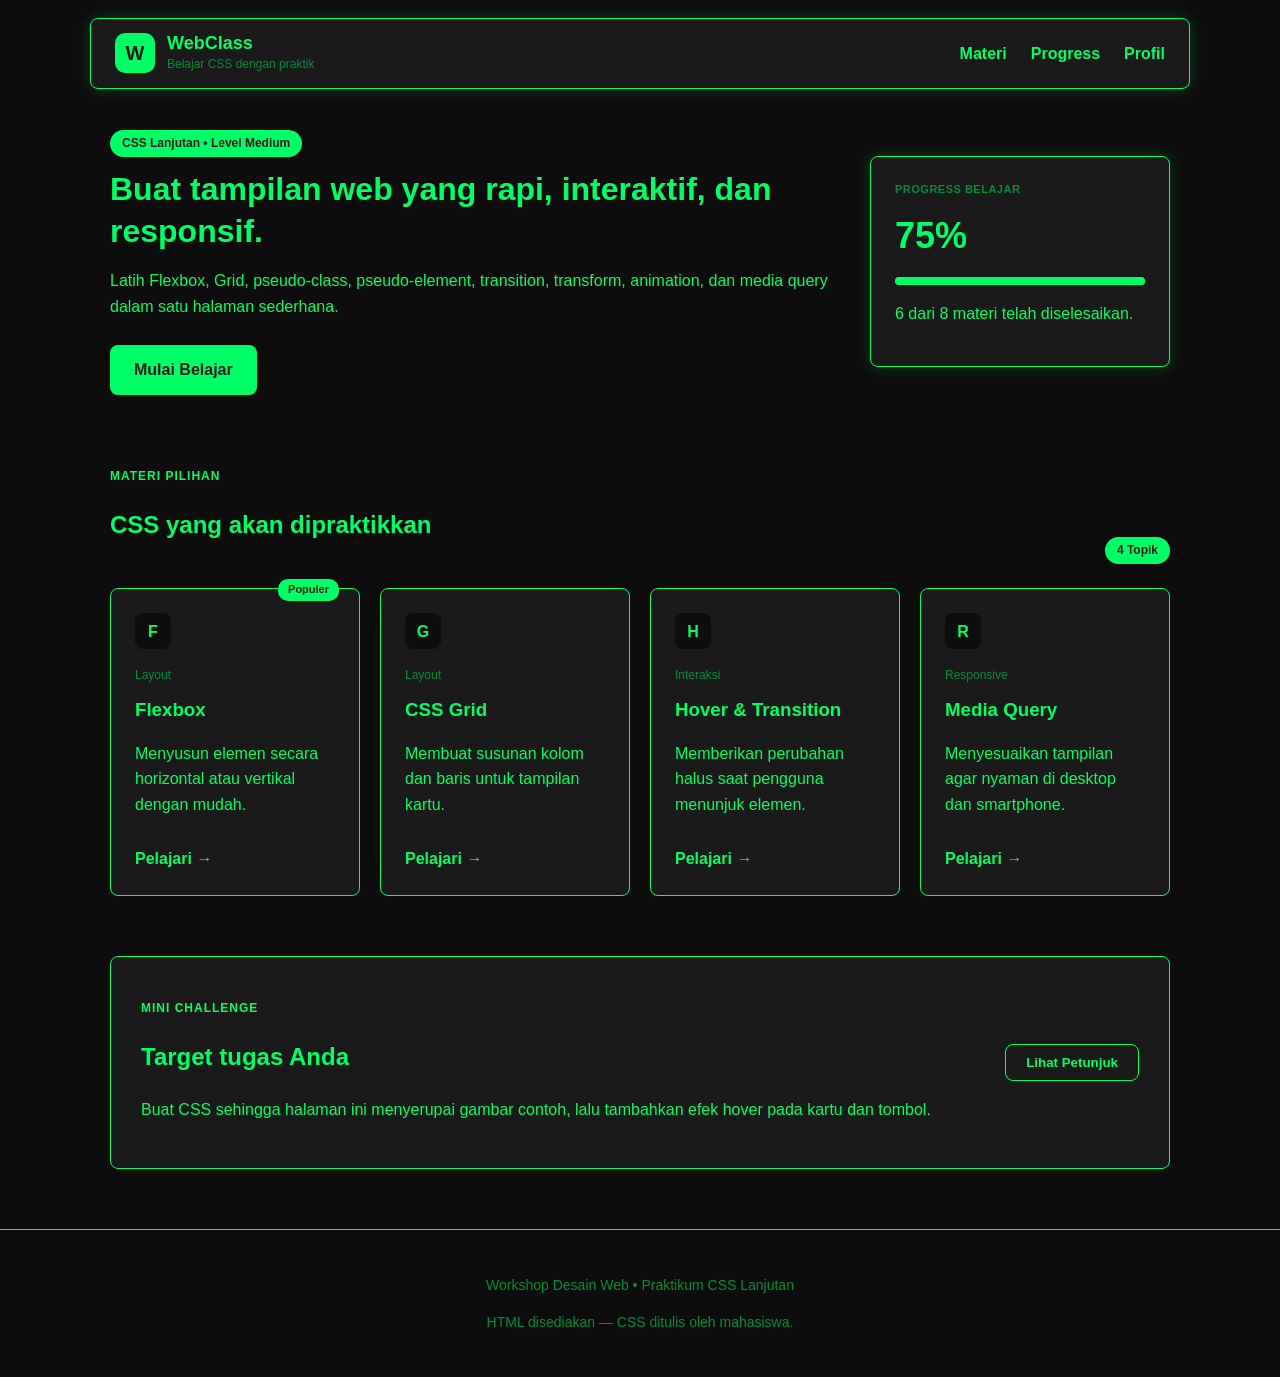
<file: index.html>
<!DOCTYPE html>
<html lang="id">

<head>
    <meta charset="UTF-8">
    <meta name="viewport" content="width=device-width, initial-scale=1.0">
    <title>Tugas CSS Lanjutan - WebClass</title>
    <link rel="stylesheet" href="style_tugas.css">
</head>

<body>
    <header class="site-header">
        <div class="brand">
            <div class="logo">W</div>
            <div>
                <h1>WebClass</h1>
                <p>Belajar CSS dengan praktik</p>
            </div>
        </div>

        <nav class="nav-menu">
            <a href="#materi">Materi</a>
            <a href="#progress">Progress</a>
            <a href="#profil">Profil</a>
        </nav>
    </header>

    <main class="container">
        <section class="hero">
            <div class="hero-text">
                <span class="badge">CSS Lanjutan • Level Medium</span>
                <h2>Buat tampilan web yang rapi, interaktif, dan responsif.</h2>
                <p>Latih Flexbox, Grid, pseudo-class, pseudo-element, transition, transform, animation, dan media query
                    dalam satu halaman sederhana.</p>
                <a class="btn-primary" href="#materi">Mulai Belajar</a>
            </div>

            <div class="hero-card">
                <p class="small-label">PROGRESS BELAJAR</p>
                <div class="progress-number">75%</div>
                <div class="progress-bar"><span></span></div>
                <p>6 dari 8 materi telah diselesaikan.</p>
            </div>
        </section>

        <section id="materi" class="material-section">
            <div class="section-title">
                <div>
                    <p class="eyebrow">MATERI PILIHAN</p>
                    <h2>CSS yang akan dipraktikkan</h2>
                </div>
                <span class="info-chip">4 Topik</span>
            </div>

            <div class="card-grid">
                <article class="material-card featured">
                    <div class="icon-box">F</div>
                    <span class="level">Layout</span>
                    <h3>Flexbox</h3>
                    <p>Menyusun elemen secara horizontal atau vertikal dengan mudah.</p>
                    <a href="#">Pelajari →</a>
                </article>

                <article class="material-card">
                    <div class="icon-box">G</div>
                    <span class="level">Layout</span>
                    <h3>CSS Grid</h3>
                    <p>Membuat susunan kolom dan baris untuk tampilan kartu.</p>
                    <a href="#">Pelajari →</a>
                </article>

                <article class="material-card">
                    <div class="icon-box">H</div>
                    <span class="level">Interaksi</span>
                    <h3>Hover & Transition</h3>
                    <p>Memberikan perubahan halus saat pengguna menunjuk elemen.</p>
                    <a href="#">Pelajari →</a>
                </article>

                <article class="material-card">
                    <div class="icon-box">R</div>
                    <span class="level">Responsive</span>
                    <h3>Media Query</h3>
                    <p>Menyesuaikan tampilan agar nyaman di desktop dan smartphone.</p>
                    <a href="#">Pelajari →</a>
                </article>
            </div>
        </section>

        <section id="progress" class="challenge">
            <div>
                <p class="eyebrow">MINI CHALLENGE</p>
                <h2>Target tugas Anda</h2>
                <p>Buat CSS sehingga halaman ini menyerupai gambar contoh, lalu tambahkan efek hover pada kartu dan
                    tombol.</p>
            </div>
            <button class="btn-secondary">Lihat Petunjuk</button>
        </section>
    </main>

    <footer id="profil" class="site-footer">
        <p>Workshop Desain Web • Praktikum CSS Lanjutan</p>
        <p>HTML disediakan — CSS ditulis oleh mahasiswa.</p>
    </footer>
</body>

</html>
</file>
<file: style_tugas.css>
/* =========================================================
  TUGAS MAHASISWA
  Tuliskan CSS Anda di file ini.
  Jangan mengubah struktur HTML kecuali diminta dosen.
   ========================================================= */

/* 1. Buat CSS Variables pada :root */

:root {
  --primary: #00ff66;
  --primary-dark: #00cc52;
  --accent: #003b00;
  --text: #00ff66;
  --muted: #008f39;
  --background: #0d0d0d;
  --white: #1a1a1a;
  --border: #00ff66;
  --radius: 8px;
  --shadow: 0 0 15px rgba(0, 255, 102, 0.2);
}



/* 2. Atur reset sederhana dan body */
* {
  box-sizing: border-box;
}

html {
  scroll-behavior: smooth;
}

body {
  margin: 0;
  font-family: Arial, Helvetica, sans-serif;
  color: var(--text);
  background: var(--background);
  line-height: 1.6;
}

a {
  color: inherit;
  text-decoration: none; 
}

/* 3. Gunakan FLEXBOX untuk .site-header, .brand, dan .nav-menu */
.site-header {
  max-width: 1100px;
  margin: 18px auto;
  padding: 14px 24px;
  display: flex; 
  align-items: center; 
  justify-content: space-between;
  background: var(--white);
  border: 1px solid var(--border);
  border-radius: var(--radius);
  box-shadow: var(--shadow);
}

.brand {
  display: flex;          
  align-items: center;
  gap: 12px;   
}

.brand .logo {
  width: 40px;
  height: 40px;
  background: var(--primary);
  color: var(--white);
  border-radius: 10px;
  display: flex;        
  align-items: center;
  justify-content: center;
  font-weight: bold;
  font-size: 20px;
}

.brand h1 {
  margin: 0;
  font-size: 18px;
  line-height: 1.2;
}

.brand p {
  margin: 0;
  font-size: 12px;
  color: var(--muted);
}

.nav-menu {
  display: flex;
  gap: 24px;
  font-weight: 600;
}

.nav-menu a:hover {
  color: var(--primary);  
}

/* 4. Atur .container dan HERO */

.container {
  max-width: 1100px;
  margin: 0 auto;
  padding: 0 20px;
}

.hero-text {
  flex: 1; 
}

.hero-text h2 {
  font-size: 32px;
  margin: 12px 0;
  line-height: 1.3;
}

.btn-primary {
  display: inline-block;
  margin-top: 10px;
  padding: 12px 24px;
  background: var(--primary);
  color: var(--white);
  border-radius: 8px;
  font-weight: 600;
  transition: background 0.3s ease, transform 0.2s ease;
}

.btn-primary:hover {
  background: var(--primary-dark);
  transform: translateY(-2px);
}

.hero-card {
  flex: 0 0 300px;
  background: var(--white);
  padding: 24px;
  border-radius: var(--radius);
  border: 1px solid var(--border);
  box-shadow: var(--shadow);
}

.small-label {
  font-size: 11px;
  font-weight: bold;
  color: var(--muted);
  letter-spacing: 0.5px;
  margin: 0 0 8px 0;
}

.progress-number {
  font-size: 36px;
  font-weight: bold;
  color: var(--primary);
}


/* 5. Gunakan FLEXBOX pada .hero */
.hero {
  display: flex;
  align-items: center;
  justify-content: space-between;
  gap: 40px;
  margin: 40px 0;
}

/* 6. Buat progress bar */
.progress-bar {
  width: 100%;
  height: 8px;
  background: var(--border);
  border-radius: 4px;
  margin: 12px 0;
  overflow: hidden;
}

.progress-bar span {
  display: block;
  height: 100%;
  background: var(--primary);
  border-radius: 4px;
}

/* 7. Gunakan CSS GRID pada .card-grid */
.material-section {
  margin: 60px 0;
}

.section-title {
  display: flex;
  justify-content: space-between;
  align-items: flex-end;
  margin-bottom: 24px;
}

.eyebrow {
  font-size: 12px;
  font-weight: 700;
  color: var(--primary);
  letter-spacing: 1px;
  margin-bottom: 4px;
}

.info-chip {
  background: var(--primary);
  color:var(--white);
  padding: 4px 12px;
  border-radius: 20px;
  font-size: 12px;
  font-weight: 600;
}

.card-grid {
  display: grid;
  grid-template-columns: repeat(auto-fit, minmax(230px, 1fr));
  gap: 20px; /* Jarak antar kartu */
}

/* 8. Atur tampilan .material-card */
.material-card {
  background: var(--white);
  padding: 24px;
  border-radius: var(--radius);
  border: 1px solid var(--border);
  position: relative; /* Wajib diset relative agar child bertipe absolute (seperti ::before) acuan posisinya ke kartu ini */
}

.icon-box {
  width: 36px;
  height: 36px;
  background: var(--background);
  color: var(--primary);
  border-radius: 8px;
  display: flex;
  align-items: center;
  justify-content: center;
  font-weight: bold;
  margin-bottom: 12px;
}

.level {
  font-size: 12px;
  color: var(--muted);
}

.material-card h3 {
  margin: 8px 0;
}

.material-card a {
  display: inline-block;
  margin-top: 12px;
  color: var(--primary);
  font-weight: 600;
}

/* 9. Tambahkan pseudo-element ::before pada .featured */
.material-card.featured {
  border-color: var(--primary);
}

.material-card.featured::before {
  content: "Populer";
  position: absolute;
  top: -10px;
  right: 20px;
  background: var(--primary);
  color: var(--white);
  font-size: 11px;
  padding: 2px 10px;
  border-radius: 10px;
  font-weight: bold;
}

/* 10. Buat efek :hover + transition + transform pada kartu */
.material-card {
  transition: transform 0.3s ease, box-shadow 0.3s ease;
}
.material-card:hover {
  transform: translateY(-6px);
  box-shadow: var(--shadow);
}

/* 11. Buat animasi sederhana untuk .badge */
.badge {
  display: inline-block;
  background: var(--primary);
  color: var(--white);
  padding: 4px 12px;
  border-radius: 20px;
  font-size: 12px;
  font-weight: 600;

  animation: pulse 2s infinite ease-in-out;
}
@keyframes pulse {
  0%, 100% {
    opacity: 1;
  }
  50% {
    opacity: 0.6;
  }
}



/* 12. Atur section challenge dan footer */

.challenge {
  background: var(--white);
  padding: 30px;
  border-radius: var(--radius);
  border: 1px solid var(--border);
  display: flex;
  justify-content: space-between;
  align-items: center;
  margin-bottom: 60px;
}

.btn-secondary {
  padding: 10px 20px;
  background: transparent;
  border: 1px solid var(--primary);
  color: var(--primary);
  border-radius: 8px;
  font-weight: 600;
  cursor: pointer;
  transition: all 0.3s ease;
}

.btn-secondary:hover {
  background: var(--primary);
  color: var(--white);
}

/* Footer */
.site-footer {
  text-align: center;
  padding: 30px 20px;
  color: var(--muted);
  border-top: 1px solid var(--border);
  font-size: 14px;
}
/* 13. Buat media query untuk layar <= 700px */
@media (max-width: 700px) {
  .site-header,
  .hero,
  .challenge {
    flex-direction: column; 
    text-align: center;
  }

  .brand, 
  .nav-menu {
    margin-bottom: 12px;
  }


  .hero-card {
    width: 100%;
  }

  .section-title {
    flex-direction: column;
    align-items: center;
    gap: 8px;
  }
}
</file>
